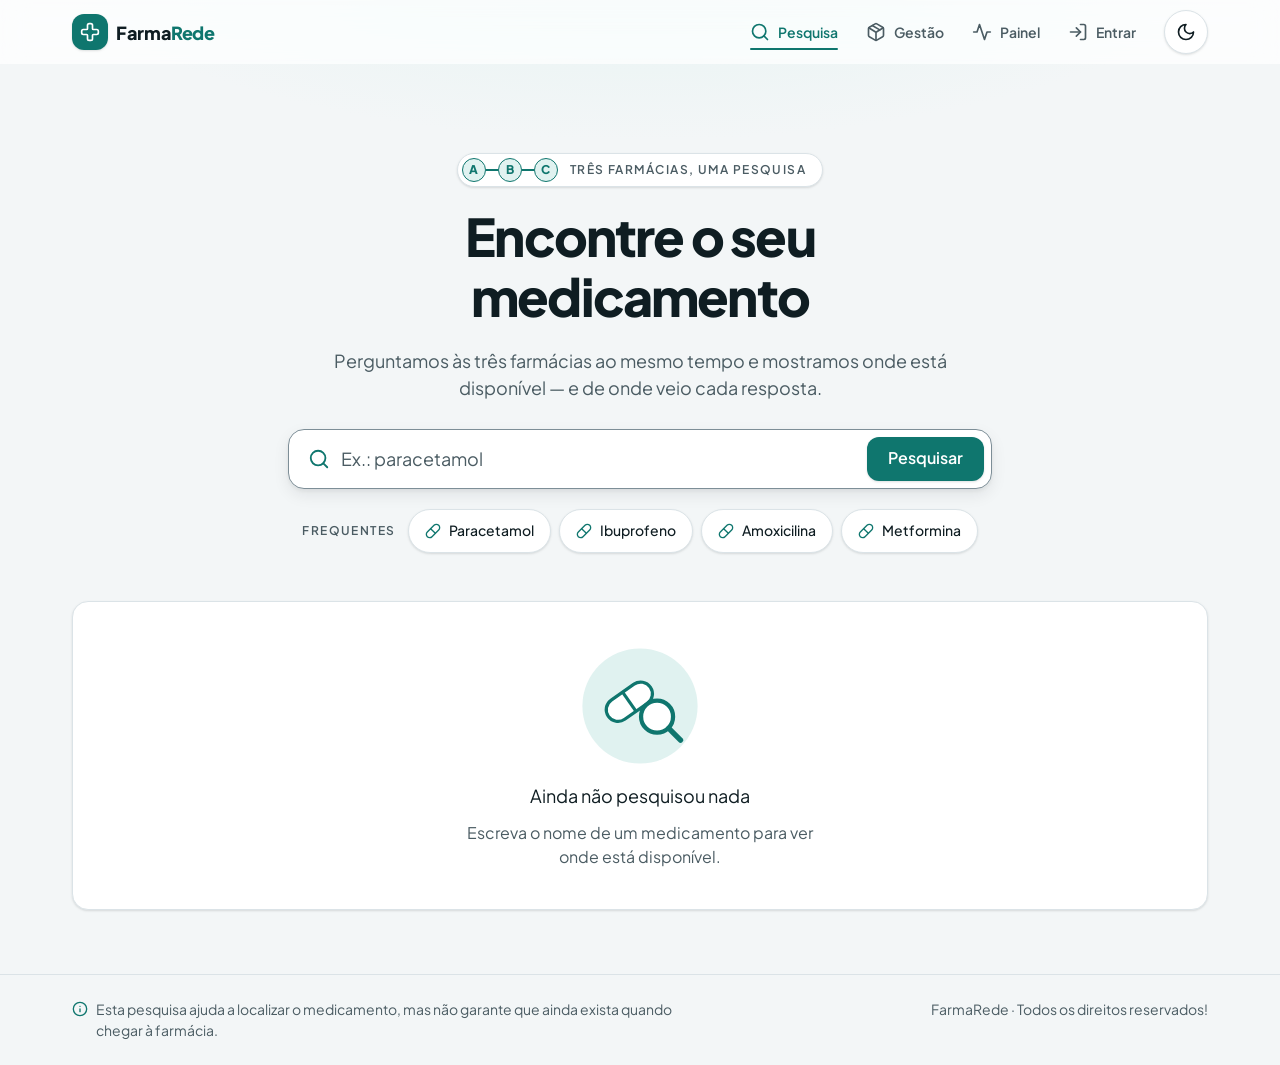
<file: frontend/index.html>
<!doctype html>
<html lang="pt">
  <head>
    <meta charset="utf-8" />
    <meta name="viewport" content="width=device-width, initial-scale=1" />
    <meta
      name="description"
      content="FarmaRede: veja em que farmácia o seu medicamento está disponível, com uma pesquisa às três farmácias ao mesmo tempo."
    />
    <meta name="theme-color" content="#f3f6f7" media="(prefers-color-scheme: light)" />
    <meta name="theme-color" content="#0b1316" media="(prefers-color-scheme: dark)" />
    <title>Pesquisa · FarmaRede</title>

    <!-- Aplica o tema antes de a página aparecer, para não «piscar» em branco no modo escuro. -->
    <script>
      {
        let tema = null;
        try {
          tema = localStorage.getItem('farmarede-tema');
        } catch {}
        if (!tema) tema = matchMedia('(prefers-color-scheme: dark)').matches ? 'escuro' : 'claro';
        document.documentElement.dataset.tema = tema;
      }
      // Transições entre páginas: uma transição interrompida não é um erro, e as redirecções
      // automáticas (ex.: sem sessão → login) mudam de página sem transição.
      for (const momento of ['pageswap', 'pagereveal']) {
        addEventListener(momento, (evento) => {
          let semTransicao = false;
          try {
            semTransicao = sessionStorage.getItem('farmarede-sem-transicao') === '1';
            // O aviso só vale para uma mudança de página: a página nova apaga-o sempre.
            if (momento === 'pagereveal') sessionStorage.removeItem('farmarede-sem-transicao');
          } catch {}
          const transicao = evento.viewTransition;
          if (!transicao) return;
          for (const promessa of [transicao.ready, transicao.finished, transicao.updateCallbackDone]) {
            promessa?.catch(() => {});
          }
          if (semTransicao) transicao.skipTransition();
        });
      }
    </script>

    <link rel="icon" href="favicon.svg" type="image/svg+xml" />
    <!-- A fonte é pedida já, em paralelo com o CSS (ver css/base/tipografia.css). -->
    <link rel="preload" href="fonts/plus-jakarta-sans-latin.woff2" as="font" type="font/woff2" crossorigin />
    <link rel="stylesheet" href="css/main.css" />
    <link rel="stylesheet" href="css/paginas/pesquisa.css" />
    <script type="module" src="js/paginas/pesquisa.js"></script>
  </head>

  <body>
    <a class="saltar" href="#conteudo">Saltar para o conteúdo</a>
    <!-- A marca aparece logo, sem esperar pelo JS; navegacao.js troca este bloco pelo cabeçalho completo. -->
    <div id="navegacao" class="cabecalho-lugar">
      <div class="contentor cabecalho__interior">
        <a class="marca" href="index.html" aria-label="FarmaRede — página inicial">
          <span class="marca__simbolo">
            <svg class="icone" viewBox="0 0 24 24" width="20" height="20" fill="none" stroke="currentColor" stroke-width="2" stroke-linecap="round" stroke-linejoin="round" aria-hidden="true" focusable="false"><path d="M4 9a2 2 0 0 0-2 2v2a2 2 0 0 0 2 2h4a1 1 0 0 1 1 1v4a2 2 0 0 0 2 2h2a2 2 0 0 0 2-2v-4a1 1 0 0 1 1-1h4a2 2 0 0 0 2-2v-2a2 2 0 0 0-2-2h-4a1 1 0 0 1-1-1V4a2 2 0 0 0-2-2h-2a2 2 0 0 0-2 2v4a1 1 0 0 1-1 1z"/></svg>
          </span>
          <span>Farma<span class="marca__realce">Rede</span></span>
        </a>
      </div>
    </div>

    <main id="conteudo" class="contentor pagina anim-entrar">
      <!-- Zona de destaque -->
      <section class="destaque" aria-labelledby="titulo-pesquisa">
        <div class="destaque__rede">
          <span class="rota" aria-hidden="true">
            <span class="rota__no">A</span>
            <span class="rota__ligacao"></span>
            <span class="rota__no">B</span>
            <span class="rota__ligacao"></span>
            <span class="rota__no">C</span>
          </span>
          <span class="sobretitulo">Três farmácias, uma pesquisa</span>
        </div>

        <h1 class="destaque__titulo" id="titulo-pesquisa">Encontre o seu medicamento</h1>
        <p class="destaque__subtitulo">
          Perguntamos às três farmácias ao mesmo tempo e mostramos onde está disponível — e de
          onde veio cada resposta.
        </p>

        <form class="campo-pesquisa campo-pesquisa--com-botao destaque__pesquisa" id="formulario-pesquisa" role="search">
          <label class="visualmente-oculto" for="campo-pesquisa">Nome do medicamento</label>
          <span class="campo-pesquisa__icone" data-icone="pesquisa" data-tamanho="22"></span>
          <input
            class="campo__entrada"
            id="campo-pesquisa"
            name="q"
            type="search"
            list="catalogo"
            placeholder="Ex.: paracetamol"
            autocomplete="off"
            enterkeyhint="search"
            required
          />
          <datalist id="catalogo"></datalist>
          <button type="submit" class="botao campo-pesquisa__botao">Pesquisar</button>
        </form>

        <div class="destaque__atalhos" id="atalhos">
          <span class="sobretitulo destaque__atalhos-rotulo">Frequentes</span>
          <button type="button" class="chip" data-pesquisa="Paracetamol">
            <span data-icone="comprimido" data-tamanho="16"></span>Paracetamol
          </button>
          <button type="button" class="chip" data-pesquisa="Ibuprofeno">
            <span data-icone="comprimido" data-tamanho="16"></span>Ibuprofeno
          </button>
          <button type="button" class="chip" data-pesquisa="Amoxicilina">
            <span data-icone="comprimido" data-tamanho="16"></span>Amoxicilina
          </button>
          <button type="button" class="chip" data-pesquisa="Metformina">
            <span data-icone="comprimido" data-tamanho="16"></span>Metformina
          </button>
        </div>
      </section>

      <!-- Resultados: desenhados por js/paginas/pesquisa.js -->
      <section class="resultados" aria-label="Resultados da pesquisa">
        <div id="zona-avisos"></div>
        <!-- Mesmo aspecto do estado vazio desenhado pelo JS, para a página não saltar. -->
        <div class="resultados__lista" id="lista-resultados">
          <div class="cartao estado-vazio">
            <!-- O mesmo desenho de icones.js («pesquisaVazia»), já no HTML para nada saltar. -->
            <svg class="estado-vazio__ilustracao" viewBox="0 0 120 120" width="120" height="120" fill="none" aria-hidden="true" focusable="false">
              <circle class="ilustracao__fundo" cx="60" cy="60" r="54"/>
              <g transform="rotate(-35 50 56)"><rect class="ilustracao__peca" x="26" y="45" width="48" height="22" rx="11" stroke="currentColor" stroke-width="3"/><path d="M50 45v22" stroke="currentColor" stroke-width="3"/></g>
              <circle class="ilustracao__peca" cx="76" cy="70" r="15" stroke="currentColor" stroke-width="4"/>
              <path d="m87 81 11 11" stroke="currentColor" stroke-width="5" stroke-linecap="round"/>
            </svg>
            <p class="estado-vazio__titulo">Ainda não pesquisou nada</p>
            <p class="estado-vazio__texto">
              Escreva o nome de um medicamento para ver onde está disponível.
            </p>
          </div>
        </div>
        <!-- Frase curta lida pelo leitor de ecrã a cada mudança («A pesquisar…», «Disponível em 2 de 3»). -->
        <p class="visualmente-oculto" id="anuncio" role="status" aria-live="polite"></p>
      </section>
    </main>

    <footer class="rodape">
      <div class="contentor rodape__interior">
        <p class="rodape__nota">
          <span data-icone="info" data-tamanho="16"></span>
          Esta pesquisa ajuda a localizar o medicamento, mas não garante que ainda exista quando
          chegar à farmácia.
        </p>
        <p>FarmaRede  · Todos os direitos reservados!</p>
      </div>
    </footer>

    <div class="notificacoes" id="notificacoes" role="status" aria-live="polite"></div>
  </body>
</html>
</file>
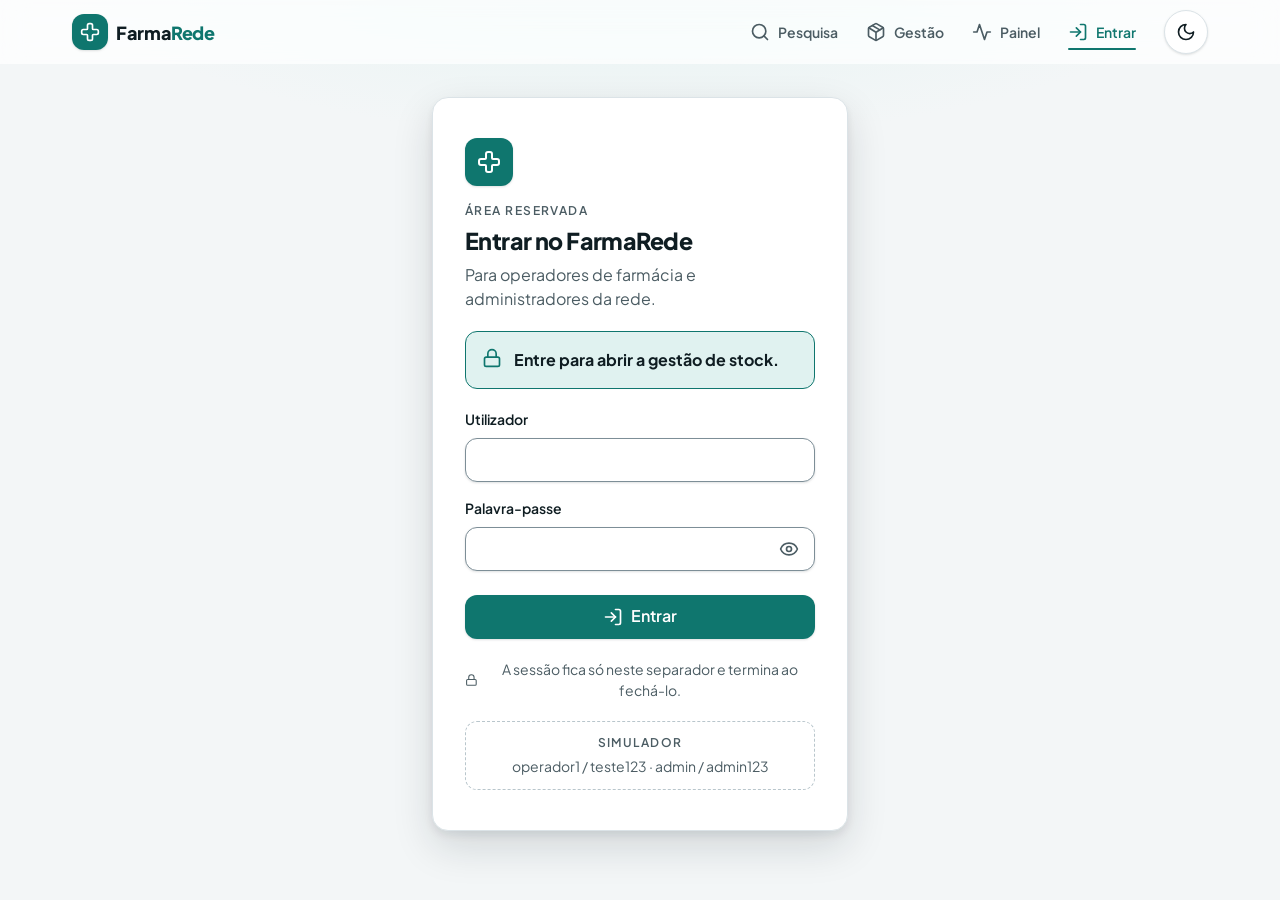
<file: frontend/gestao.html>
<!doctype html>
<html lang="pt">
  <head>
    <meta charset="utf-8" />
    <meta name="viewport" content="width=device-width, initial-scale=1" />
    <meta name="description" content="Gestão do stock da farmácia no FarmaRede (área reservada)." />
    <meta name="robots" content="noindex" />
    <meta name="theme-color" content="#f3f6f7" media="(prefers-color-scheme: light)" />
    <meta name="theme-color" content="#0b1316" media="(prefers-color-scheme: dark)" />
    <title>Gestão de stock · FarmaRede</title>

    <!-- Aplica o tema antes de a página aparecer, para não «piscar» em branco no modo escuro. -->
    <script>
      {
        let tema = null;
        try {
          tema = localStorage.getItem('farmarede-tema');
        } catch {}
        if (!tema) tema = matchMedia('(prefers-color-scheme: dark)').matches ? 'escuro' : 'claro';
        document.documentElement.dataset.tema = tema;
      }
      // Transições entre páginas: uma transição interrompida não é um erro, e as redirecções
      // automáticas (ex.: sem sessão → login) mudam de página sem transição.
      for (const momento of ['pageswap', 'pagereveal']) {
        addEventListener(momento, (evento) => {
          let semTransicao = false;
          try {
            semTransicao = sessionStorage.getItem('farmarede-sem-transicao') === '1';
            // O aviso só vale para uma mudança de página: a página nova apaga-o sempre.
            if (momento === 'pagereveal') sessionStorage.removeItem('farmarede-sem-transicao');
          } catch {}
          const transicao = evento.viewTransition;
          if (!transicao) return;
          for (const promessa of [transicao.ready, transicao.finished, transicao.updateCallbackDone]) {
            promessa?.catch(() => {});
          }
          if (semTransicao) transicao.skipTransition();
        });
      }
    </script>

    <link rel="icon" href="favicon.svg" type="image/svg+xml" />
    <!-- A fonte é pedida já, em paralelo com o CSS (ver css/base/tipografia.css). -->
    <link rel="preload" href="fonts/plus-jakarta-sans-latin.woff2" as="font" type="font/woff2" crossorigin />
    <link rel="stylesheet" href="css/main.css" />
    <link rel="stylesheet" href="css/paginas/gestao.css" />
    <script type="module" src="js/paginas/gestao.js"></script>
  </head>

  <body>
    <a class="saltar" href="#conteudo">Saltar para o conteúdo</a>
    <!-- A marca aparece logo, sem esperar pelo JS; navegacao.js troca este bloco pelo cabeçalho completo. -->
    <div id="navegacao" class="cabecalho-lugar">
      <div class="contentor cabecalho__interior">
        <a class="marca" href="index.html" aria-label="FarmaRede — página inicial">
          <span class="marca__simbolo">
            <svg class="icone" viewBox="0 0 24 24" width="20" height="20" fill="none" stroke="currentColor" stroke-width="2" stroke-linecap="round" stroke-linejoin="round" aria-hidden="true" focusable="false"><path d="M4 9a2 2 0 0 0-2 2v2a2 2 0 0 0 2 2h4a1 1 0 0 1 1 1v4a2 2 0 0 0 2 2h2a2 2 0 0 0 2-2v-4a1 1 0 0 1 1-1h4a2 2 0 0 0 2-2v-2a2 2 0 0 0-2-2h-4a1 1 0 0 1-1-1V4a2 2 0 0 0-2-2h-2a2 2 0 0 0-2 2v4a1 1 0 0 1-1 1z"/></svg>
          </span>
          <span>Farma<span class="marca__realce">Rede</span></span>
        </a>
      </div>
    </div>

    <main id="conteudo" class="contentor pagina anim-entrar">
      <!-- Faixa «só de leitura» (Fase 6) -->
      <div id="faixa-estado" aria-live="polite"></div>

      <header class="gestao__cabecalho">
        <div class="pilha">
          <p class="sobretitulo">Gestão de stock</p>
          <h1 id="titulo-gestao">A carregar a farmácia…</h1>
          <div class="gestao__meta" id="meta-gestao" aria-busy="true">
            <span class="esqueleto esqueleto--etiqueta" aria-hidden="true"></span>
            <span class="esqueleto esqueleto--etiqueta" aria-hidden="true"></span>
          </div>
        </div>
        <!-- Só para o administrador: escolher a farmácia a gerir. -->
        <div id="escolha-farmacia"></div>
      </header>

      <section class="seccao" aria-labelledby="titulo-stock">
        <h2 class="visualmente-oculto" id="titulo-stock">Medicamentos em stock</h2>
        <div id="zona-avisos" aria-live="polite"></div>

        <div class="tabela-contentor">
          <table class="tabela">
            <caption class="visualmente-oculto">Stock da farmácia</caption>
            <thead>
              <tr>
                <th scope="col">Medicamento</th>
                <th scope="col" class="tabela__numero">Quantidade</th>
                <th scope="col">Versão</th>
                <th scope="col" class="tabela__accoes"><span class="visualmente-oculto">Acções</span></th>
              </tr>
            </thead>
            <!-- Linhas-esqueleto enquanto o stock não chega (substituídas na Fase 6). -->
            <tbody id="linhas-stock" aria-busy="true">
              <tr class="tabela__linha" aria-hidden="true">
                <td class="tabela__nome"><span class="esqueleto esqueleto--texto esqueleto--medio"></span></td>
                <td class="tabela__numero"><span class="esqueleto esqueleto--texto"></span></td>
                <td><span class="esqueleto esqueleto--texto esqueleto--curto"></span></td>
                <td class="tabela__accoes"><span class="esqueleto esqueleto--etiqueta"></span></td>
              </tr>
              <tr class="tabela__linha" aria-hidden="true">
                <td class="tabela__nome"><span class="esqueleto esqueleto--texto"></span></td>
                <td class="tabela__numero"><span class="esqueleto esqueleto--texto"></span></td>
                <td><span class="esqueleto esqueleto--texto esqueleto--curto"></span></td>
                <td class="tabela__accoes"><span class="esqueleto esqueleto--etiqueta"></span></td>
              </tr>
              <tr class="tabela__linha" aria-hidden="true">
                <td class="tabela__nome"><span class="esqueleto esqueleto--texto esqueleto--medio"></span></td>
                <td class="tabela__numero"><span class="esqueleto esqueleto--texto"></span></td>
                <td><span class="esqueleto esqueleto--texto esqueleto--curto"></span></td>
                <td class="tabela__accoes"><span class="esqueleto esqueleto--etiqueta"></span></td>
              </tr>
            </tbody>
          </table>
        </div>
      </section>
    </main>

    <div class="notificacoes" id="notificacoes" role="status" aria-live="polite"></div>
  </body>
</html>
</file>
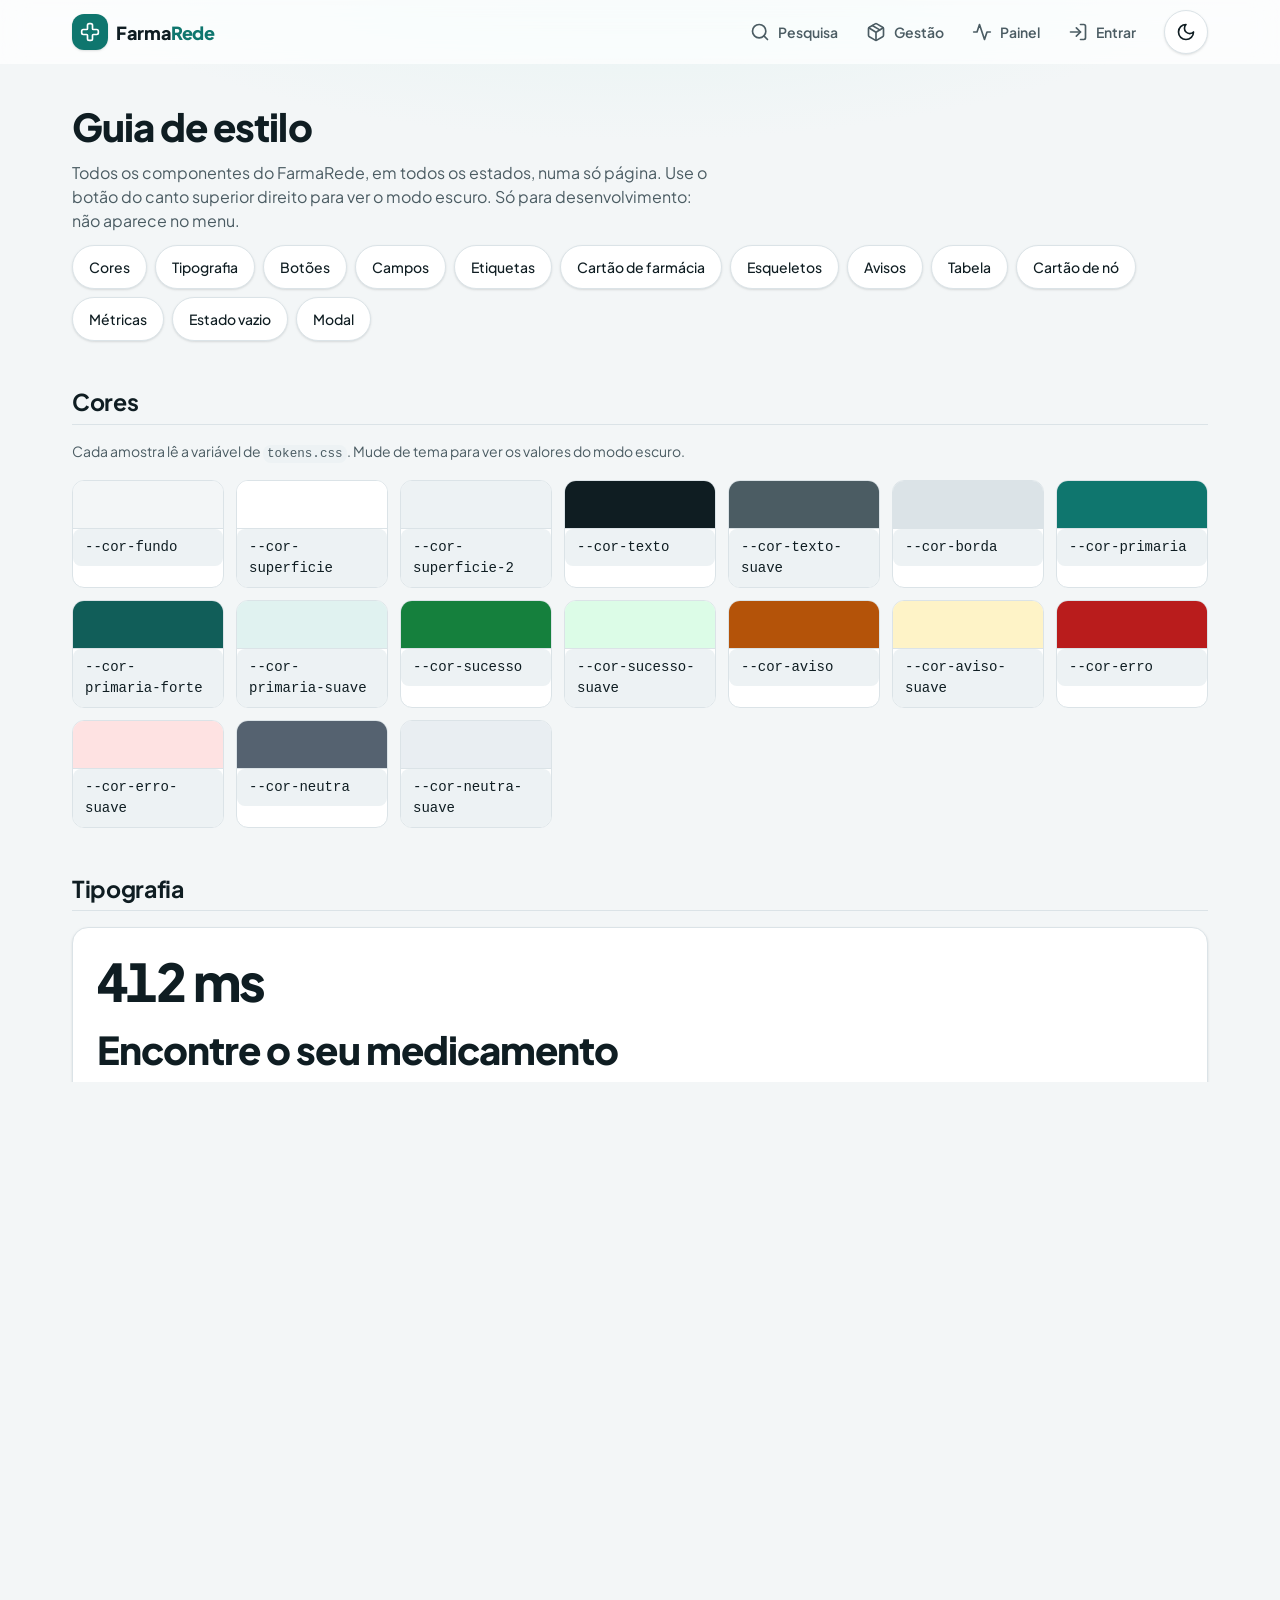
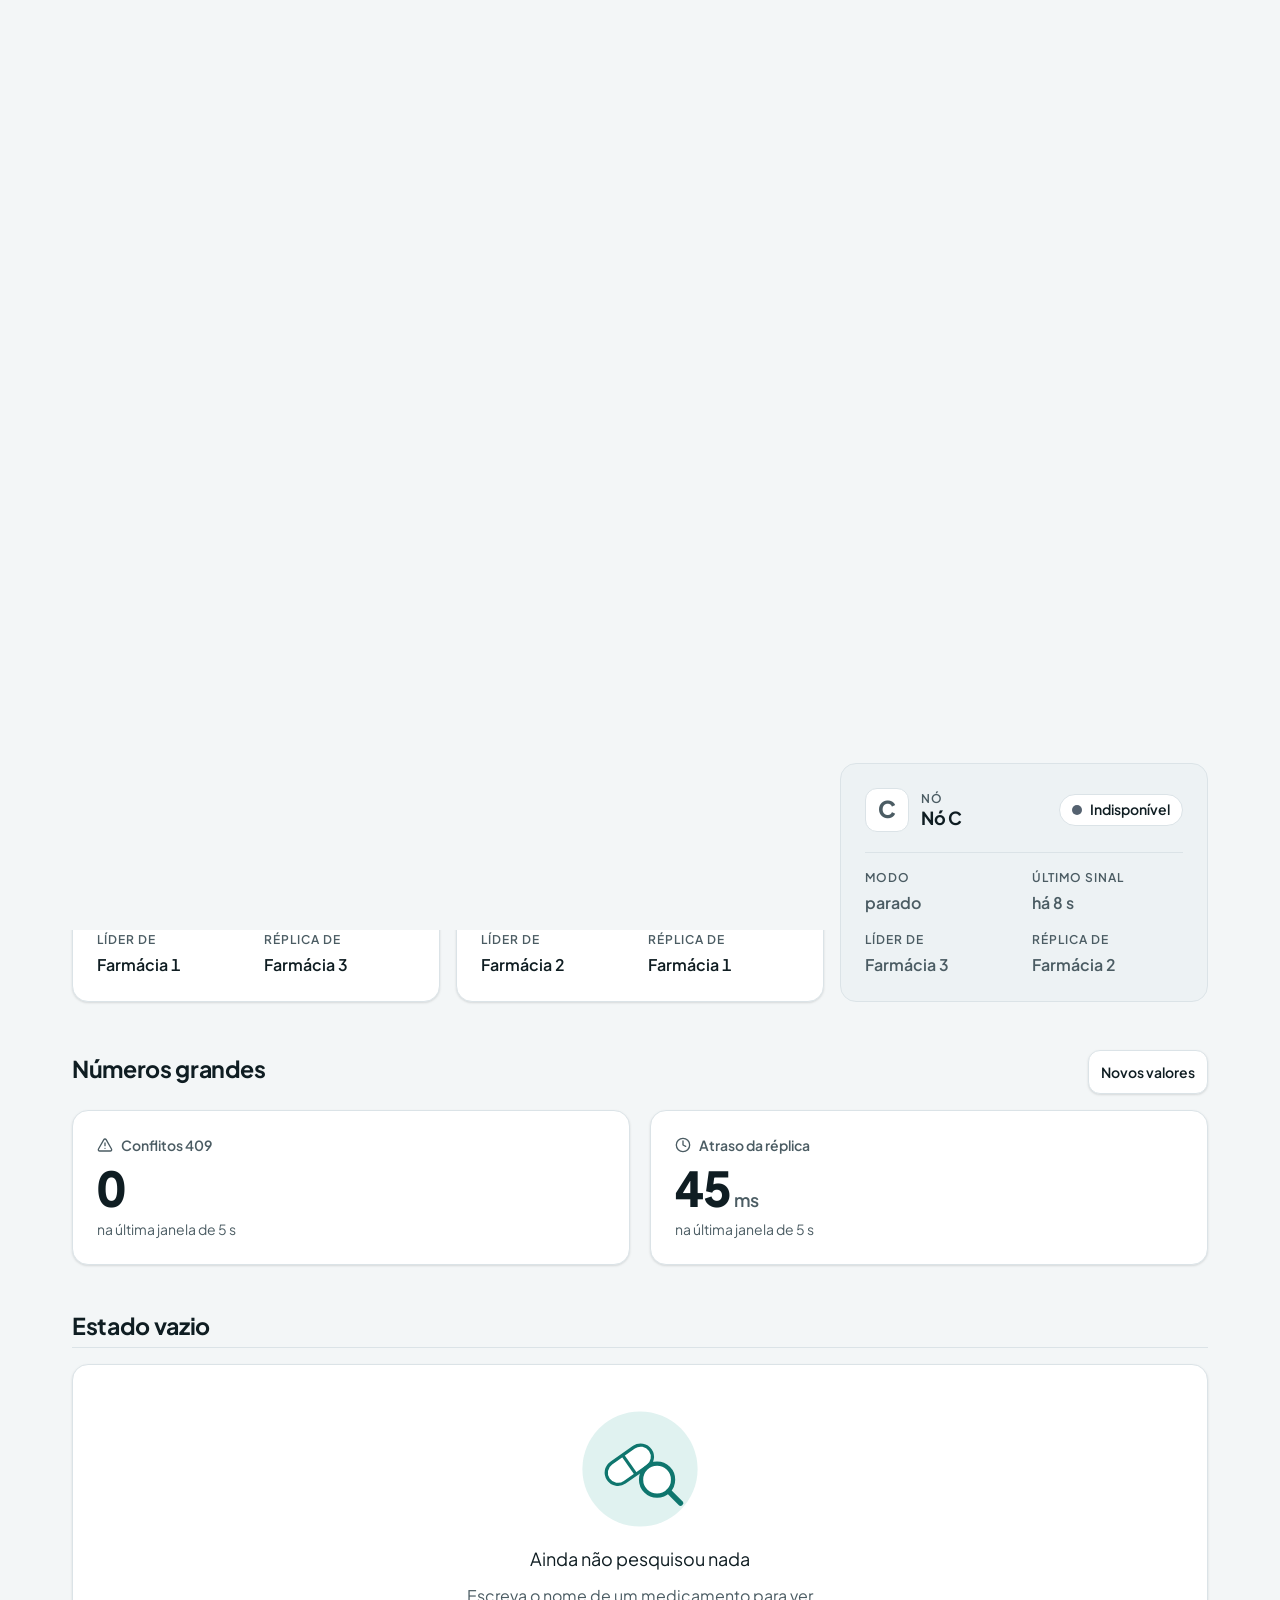
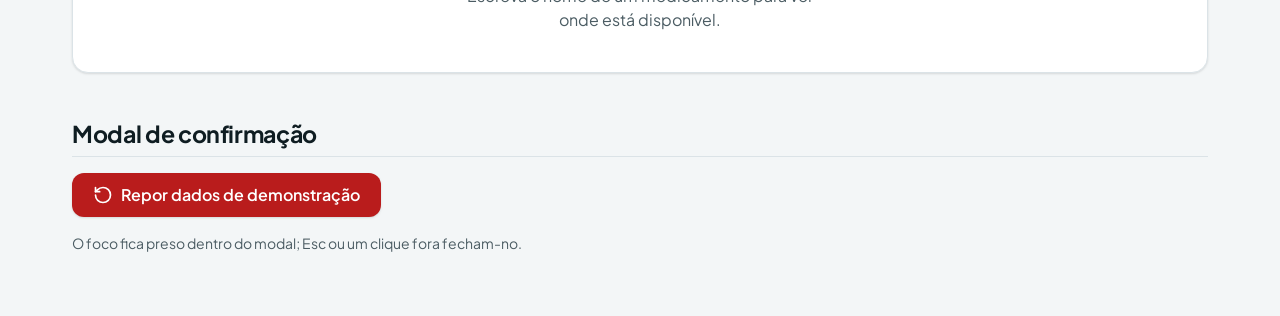
<file: frontend/guia.html>
<!doctype html>
<html lang="pt">
  <head>
    <meta charset="utf-8" />
    <meta name="viewport" content="width=device-width, initial-scale=1" />
    <meta name="robots" content="noindex" />
    <meta name="description" content="Guia de estilo do FarmaRede: todos os componentes e estados." />
    <meta name="theme-color" content="#f3f6f7" media="(prefers-color-scheme: light)" />
    <meta name="theme-color" content="#0b1316" media="(prefers-color-scheme: dark)" />
    <title>Guia de estilo · FarmaRede</title>

    <!-- Aplica o tema antes de a página aparecer, para não «piscar» em branco no modo escuro. -->
    <script>
      {
        let tema = null;
        try {
          tema = localStorage.getItem('farmarede-tema');
        } catch {}
        if (!tema) tema = matchMedia('(prefers-color-scheme: dark)').matches ? 'escuro' : 'claro';
        document.documentElement.dataset.tema = tema;
      }
      // Transições entre páginas: uma transição interrompida não é um erro, e as redirecções
      // automáticas (ex.: sem sessão → login) mudam de página sem transição.
      for (const momento of ['pageswap', 'pagereveal']) {
        addEventListener(momento, (evento) => {
          let semTransicao = false;
          try {
            semTransicao = sessionStorage.getItem('farmarede-sem-transicao') === '1';
            // O aviso só vale para uma mudança de página: a página nova apaga-o sempre.
            if (momento === 'pagereveal') sessionStorage.removeItem('farmarede-sem-transicao');
          } catch {}
          const transicao = evento.viewTransition;
          if (!transicao) return;
          for (const promessa of [transicao.ready, transicao.finished, transicao.updateCallbackDone]) {
            promessa?.catch(() => {});
          }
          if (semTransicao) transicao.skipTransition();
        });
      }
    </script>

    <link rel="icon" href="favicon.svg" type="image/svg+xml" />
    <!-- A fonte é pedida já, em paralelo com o CSS (ver css/base/tipografia.css). -->
    <link rel="preload" href="fonts/plus-jakarta-sans-latin.woff2" as="font" type="font/woff2" crossorigin />
    <link rel="stylesheet" href="css/main.css" />
    <link rel="stylesheet" href="css/paginas/guia.css" />
    <script type="module" src="js/paginas/guia.js"></script>
  </head>

  <body>
    <a class="saltar" href="#conteudo">Saltar para o conteúdo</a>
    <!-- A marca aparece logo, sem esperar pelo JS; navegacao.js troca este bloco pelo cabeçalho completo. -->
    <div id="navegacao" class="cabecalho-lugar">
      <div class="contentor cabecalho__interior">
        <a class="marca" href="index.html" aria-label="FarmaRede — página inicial">
          <span class="marca__simbolo">
            <svg class="icone" viewBox="0 0 24 24" width="20" height="20" fill="none" stroke="currentColor" stroke-width="2" stroke-linecap="round" stroke-linejoin="round" aria-hidden="true" focusable="false"><path d="M4 9a2 2 0 0 0-2 2v2a2 2 0 0 0 2 2h4a1 1 0 0 1 1 1v4a2 2 0 0 0 2 2h2a2 2 0 0 0 2-2v-4a1 1 0 0 1 1-1h4a2 2 0 0 0 2-2v-2a2 2 0 0 0-2-2h-4a1 1 0 0 1-1-1V4a2 2 0 0 0-2-2h-2a2 2 0 0 0-2 2v4a1 1 0 0 1-1 1z"/></svg>
          </span>
          <span>Farma<span class="marca__realce">Rede</span></span>
        </a>
      </div>
    </div>

    <main class="contentor pagina anim-entrar" id="conteudo">
      <!-- ============================== Topo ============================== -->
      <section class="guia__topo" aria-labelledby="titulo-guia">
        <h1 id="titulo-guia">Guia de estilo</h1>
        <p class="seccao__subtitulo">
          Todos os componentes do FarmaRede, em todos os estados, numa só página. Use o botão do
          canto superior direito para ver o modo escuro. Só para desenvolvimento: não aparece no
          menu.
        </p>
        <nav class="guia__indice" aria-label="Secções do guia">
          <a class="chip" href="#cores">Cores</a>
          <a class="chip" href="#tipografia">Tipografia</a>
          <a class="chip" href="#botoes">Botões</a>
          <a class="chip" href="#campos">Campos</a>
          <a class="chip" href="#etiquetas">Etiquetas</a>
          <a class="chip" href="#farmacias">Cartão de farmácia</a>
          <a class="chip" href="#esqueletos">Esqueletos</a>
          <a class="chip" href="#avisos">Avisos</a>
          <a class="chip" href="#tabela">Tabela</a>
          <a class="chip" href="#nos">Cartão de nó</a>
          <a class="chip" href="#metricas">Métricas</a>
          <a class="chip" href="#vazio">Estado vazio</a>
          <a class="chip" href="#modal">Modal</a>
        </nav>
      </section>

      <!-- ============================== Cores ============================== -->
      <section class="seccao guia__seccao" id="cores" aria-labelledby="titulo-cores">
        <h2 id="titulo-cores">Cores</h2>
        <p class="guia__nota">
          Cada amostra lê a variável de <code>tokens.css</code>. Mude de tema para ver os valores
          do modo escuro.
        </p>
        <div class="guia__cores" id="amostras-cor"></div>
      </section>

      <!-- ============================== Tipografia ============================== -->
      <section class="seccao guia__seccao" id="tipografia" aria-labelledby="titulo-tipografia">
        <h2 id="titulo-tipografia">Tipografia</h2>
        <div class="cartao guia__tipos">
          <p class="texto-destaque numeros-tabulares">412 ms</p>
          <p class="guia__titulo-amostra">Encontre o seu medicamento</p>
          <h3>Título de cartão — Farmácia 1</h3>
          <p>
            Texto normal. A pesquisa pergunta às três farmácias ao mesmo tempo e mostra de onde
            veio cada resposta.
          </p>
          <p class="texto-suave">Texto secundário em cinzento, para informação de apoio.</p>
          <p><small>Texto pequeno: «Coordenado pelo nó B · 412 ms».</small></p>
          <p><a href="#conteudo">Ligação de exemplo</a> e <code>codigo</code> no meio do texto.</p>
        </div>
      </section>

      <!-- ============================== Botões ============================== -->
      <section class="seccao guia__seccao" id="botoes" aria-labelledby="titulo-botoes">
        <h2 id="titulo-botoes">Botões</h2>
        <div class="grelha">
          <div class="guia__amostra">
            <p class="guia__legenda">Variantes</p>
            <div class="fila">
              <button type="button" class="botao"><span data-icone="pesquisa"></span>Pesquisar</button>
              <button type="button" class="botao botao--secundario">Cancelar</button>
              <button type="button" class="botao botao--fantasma">
                <span data-icone="recarregar"></span>Recarregar
              </button>
              <button type="button" class="botao botao--perigo">
                <span data-icone="repor"></span>Repor
              </button>
            </div>
          </div>
          <div class="guia__amostra">
            <p class="guia__legenda">Estados e formas</p>
            <div class="fila">
              <button type="button" class="botao" id="botao-carregar">Entrar</button>
              <button type="button" class="botao" disabled>Desactivado</button>
              <button type="button" class="botao botao--secundario botao--icone" aria-label="Editar">
                <span data-icone="editar"></span>
              </button>
              <button type="button" class="botao botao--secundario botao--pequeno">
                <span data-icone="editar" data-tamanho="16"></span>Editar
              </button>
            </div>
            <p class="guia__nota">Carregue em «Entrar» para ver o estado «a carregar».</p>
          </div>
          <div class="guia__amostra">
            <p class="guia__legenda">Chips de atalho</p>
            <div class="fila">
              <button type="button" class="chip"><span data-icone="comprimido" data-tamanho="16"></span>Paracetamol</button>
              <button type="button" class="chip"><span data-icone="comprimido" data-tamanho="16"></span>Ibuprofeno</button>
              <button type="button" class="chip" aria-pressed="true"><span data-icone="comprimido" data-tamanho="16"></span>Amoxicilina</button>
              <button type="button" class="chip"><span data-icone="comprimido" data-tamanho="16"></span>Metformina</button>
            </div>
          </div>
        </div>
      </section>

      <!-- ============================== Campos ============================== -->
      <section class="seccao guia__seccao" id="campos" aria-labelledby="titulo-campos">
        <h2 id="titulo-campos">Campos</h2>

        <div class="guia__amostra">
          <p class="guia__legenda">Pesquisa grande (com sugestões)</p>
          <form class="campo-pesquisa campo-pesquisa--com-botao" role="search" id="guia-form-pesquisa">
            <label class="visualmente-oculto" for="guia-pesquisa">Nome do medicamento</label>
            <span class="campo-pesquisa__icone" data-icone="pesquisa" data-tamanho="22"></span>
            <input
              class="campo__entrada"
              id="guia-pesquisa"
              type="search"
              list="guia-catalogo"
              placeholder="Ex.: paracetamol"
              autocomplete="off"
            />
            <datalist id="guia-catalogo">
              <option value="Paracetamol"></option>
              <option value="Ibuprofeno"></option>
              <option value="Amoxicilina"></option>
              <option value="Metformina"></option>
            </datalist>
            <button type="submit" class="botao campo-pesquisa__botao">Pesquisar</button>
          </form>
        </div>

        <form class="grelha" id="guia-form-campos" novalidate>
          <div class="campo">
            <label class="campo__rotulo" for="guia-utilizador">Utilizador</label>
            <input class="campo__entrada" id="guia-utilizador" type="text" autocomplete="off" placeholder="operador1" aria-describedby="guia-utilizador-ajuda" />
            <p class="campo__ajuda" id="guia-utilizador-ajuda">O nome que recebeu do administrador.</p>
          </div>

          <div class="campo">
            <label class="campo__rotulo" for="guia-palavra">Palavra-passe</label>
            <div class="campo__grupo">
              <input class="campo__entrada" id="guia-palavra" type="password" autocomplete="off" value="teste123" />
              <button
                type="button"
                class="campo__botao-interno"
                id="mostrar-palavra"
                aria-label="Mostrar palavra-passe"
                aria-pressed="false"
                aria-controls="guia-palavra"
              >
                <span data-icone="olho"></span>
              </button>
            </div>
          </div>

          <div class="campo">
            <label class="campo__rotulo" for="guia-quantidade">Quantidade (com erro)</label>
            <input
              class="campo__entrada"
              id="guia-quantidade"
              type="text"
              inputmode="numeric"
              value="-3"
              aria-invalid="true"
              aria-describedby="guia-quantidade-erro"
            />
            <p class="campo__erro" id="guia-quantidade-erro">
              <span data-icone="circuloX" data-tamanho="16"></span>
              A quantidade tem de ser um número inteiro igual ou maior que 0.
            </p>
          </div>

          <div class="campo">
            <label class="campo__rotulo" for="guia-algoritmo">Algoritmo do balanceador</label>
            <select class="campo__entrada" id="guia-algoritmo">
              <option>Round-robin</option>
              <option>Menos ligações</option>
              <option>Round-robin com pesos</option>
            </select>
          </div>

          <div class="campo">
            <label class="campo__rotulo" for="guia-desactivado">Campo desactivado</label>
            <input class="campo__entrada" id="guia-desactivado" type="text" value="Só de leitura" disabled />
          </div>

          <div class="campo">
            <span class="campo__rotulo" id="guia-passos-rotulo">Número com − e +</span>
            <div class="passos" data-passos>
              <button type="button" class="passos__botao" data-passo="-1" aria-label="Diminuir">
                <span data-icone="menos"></span>
              </button>
              <input class="passos__entrada" type="number" inputmode="numeric" min="0" step="1" value="12" aria-labelledby="guia-passos-rotulo" />
              <button type="button" class="passos__botao" data-passo="1" aria-label="Aumentar">
                <span data-icone="mais"></span>
              </button>
            </div>
          </div>
        </form>
      </section>

      <!-- ============================== Etiquetas ============================== -->
      <section class="seccao guia__seccao" id="etiquetas" aria-labelledby="titulo-etiquetas">
        <h2 id="titulo-etiquetas">Etiquetas</h2>
        <div class="fila">
          <span class="etiqueta etiqueta--lider"><span data-icone="coroa" data-tamanho="14"></span>líder</span>
          <span class="etiqueta etiqueta--replica"><span data-icone="copia" data-tamanho="14"></span>réplica — pode estar desactualizado</span>
          <span class="etiqueta etiqueta--indisponivel"><span data-icone="semLigacao" data-tamanho="14"></span>sem resposta</span>
          <span class="etiqueta etiqueta--erro"><span data-icone="alerta" data-tamanho="14"></span>conflito</span>
          <span class="etiqueta etiqueta--primaria"><span data-icone="servidor" data-tamanho="14"></span>nó B</span>
          <span class="etiqueta etiqueta--contorno">v4</span>
        </div>
      </section>

      <!-- ============================== Cartão de farmácia ============================== -->
      <section class="seccao guia__seccao" id="farmacias" aria-labelledby="titulo-farmacias">
        <div class="seccao__cabecalho">
          <h2 id="titulo-farmacias">Cartão de farmácia — os seis estados</h2>
          <button type="button" class="botao botao--secundario botao--pequeno" id="repetir-cascata">
            <span data-icone="recarregar" data-tamanho="16"></span>Repetir entrada em cascata
          </button>
        </div>

        <div class="grelha-3" id="cartoes-farmacia">
          <!-- 1. Líder, disponível -->
          <article class="cartao cartao-farmacia" data-estado="disponivel" data-origem="lider">
            <header class="cartao-farmacia__cabecalho">
              <div>
                <p class="cartao-farmacia__sobretitulo">Paracetamol 500 mg</p>
                <h3 class="cartao-farmacia__titulo">Farmácia 1</h3>
              </div>
              <span class="cartao-farmacia__indice" aria-hidden="true">01</span>
            </header>
            <p class="cartao-farmacia__estado"><span class="indicador"></span>Disponível</p>
            <footer class="cartao-farmacia__rodape">
              <div class="rota" role="img" aria-label="Respondeu o líder, nó A">
                <span class="rota__rotulo">Rota</span>
                <span class="rota__no" data-estado="lider" data-papel="respondeu">A</span>
                <span class="rota__ligacao"></span>
                <span class="rota__no">B</span>
              </div>
              <span class="etiqueta etiqueta--lider"><span data-icone="coroa" data-tamanho="14"></span>líder</span>
            </footer>
          </article>

          <!-- 2. Líder, sem stock -->
          <article class="cartao cartao-farmacia" data-estado="sem-stock" data-origem="lider">
            <header class="cartao-farmacia__cabecalho">
              <div>
                <p class="cartao-farmacia__sobretitulo">Paracetamol 500 mg</p>
                <h3 class="cartao-farmacia__titulo">Farmácia 2</h3>
              </div>
              <span class="cartao-farmacia__indice" aria-hidden="true">02</span>
            </header>
            <p class="cartao-farmacia__estado"><span class="indicador"></span>Sem stock</p>
            <footer class="cartao-farmacia__rodape">
              <div class="rota" role="img" aria-label="Respondeu o líder, nó B">
                <span class="rota__rotulo">Rota</span>
                <span class="rota__no" data-estado="lider" data-papel="respondeu">B</span>
                <span class="rota__ligacao"></span>
                <span class="rota__no">C</span>
              </div>
              <span class="etiqueta etiqueta--lider"><span data-icone="coroa" data-tamanho="14"></span>líder</span>
            </footer>
          </article>

          <!-- 3. Réplica, disponível -->
          <article class="cartao cartao-farmacia" data-estado="disponivel" data-origem="replica">
            <header class="cartao-farmacia__cabecalho">
              <div>
                <p class="cartao-farmacia__sobretitulo">Paracetamol 500 mg</p>
                <h3 class="cartao-farmacia__titulo">Farmácia 3</h3>
              </div>
              <span class="cartao-farmacia__indice" aria-hidden="true">03</span>
            </header>
            <p class="cartao-farmacia__estado"><span class="indicador"></span>Disponível</p>
            <footer class="cartao-farmacia__rodape">
              <div class="rota" role="img" aria-label="O líder, nó C, não respondeu; respondeu a réplica, nó A">
                <span class="rota__rotulo">Rota</span>
                <span class="rota__no" data-papel="falhou">C</span>
                <span class="rota__ligacao rota__ligacao--percorrida"></span>
                <span class="rota__no" data-estado="replica" data-papel="respondeu">A</span>
              </div>
              <span class="etiqueta etiqueta--replica"><span data-icone="copia" data-tamanho="14"></span>réplica — pode estar desactualizado</span>
            </footer>
          </article>

          <!-- 4. Réplica, sem stock -->
          <article class="cartao cartao-farmacia" data-estado="sem-stock" data-origem="replica">
            <header class="cartao-farmacia__cabecalho">
              <div>
                <p class="cartao-farmacia__sobretitulo">Paracetamol 500 mg</p>
                <h3 class="cartao-farmacia__titulo">Farmácia 1</h3>
              </div>
              <span class="cartao-farmacia__indice" aria-hidden="true">01</span>
            </header>
            <p class="cartao-farmacia__estado"><span class="indicador"></span>Sem stock</p>
            <footer class="cartao-farmacia__rodape">
              <div class="rota" role="img" aria-label="O líder, nó A, não respondeu; respondeu a réplica, nó B">
                <span class="rota__rotulo">Rota</span>
                <span class="rota__no" data-papel="falhou">A</span>
                <span class="rota__ligacao rota__ligacao--percorrida"></span>
                <span class="rota__no" data-estado="replica" data-papel="respondeu">B</span>
              </div>
              <span class="etiqueta etiqueta--replica"><span data-icone="copia" data-tamanho="14"></span>réplica — pode estar desactualizado</span>
            </footer>
          </article>

          <!-- 5. Indisponível (nunca «sem stock») -->
          <article class="cartao cartao-farmacia" data-estado="indisponivel" data-origem="indisponivel">
            <header class="cartao-farmacia__cabecalho">
              <div>
                <p class="cartao-farmacia__sobretitulo">Paracetamol 500 mg</p>
                <h3 class="cartao-farmacia__titulo">Farmácia 2</h3>
              </div>
              <span class="cartao-farmacia__indice" aria-hidden="true">02</span>
            </header>
            <p class="cartao-farmacia__estado"><span class="indicador"></span>Não foi possível consultar</p>
            <footer class="cartao-farmacia__rodape">
              <div class="rota" role="img" aria-label="Nem o líder, nó B, nem a réplica, nó C, responderam">
                <span class="rota__rotulo">Rota</span>
                <span class="rota__no" data-papel="falhou">B</span>
                <span class="rota__ligacao"></span>
                <span class="rota__no" data-papel="falhou">C</span>
              </div>
              <span class="etiqueta etiqueta--indisponivel"><span data-icone="semLigacao" data-tamanho="14"></span>sem resposta</span>
            </footer>
          </article>

          <!-- 6. A carregar (esqueleto) -->
          <article class="cartao cartao-farmacia cartao-farmacia--esqueleto" aria-busy="true">
            <span class="visualmente-oculto">A consultar a farmácia…</span>
            <div class="cartao-farmacia__cabecalho" aria-hidden="true">
              <div class="pilha">
                <span class="esqueleto esqueleto--texto esqueleto--rotulo"></span>
                <span class="esqueleto esqueleto--titulo"></span>
              </div>
              <span class="esqueleto esqueleto--quadrado"></span>
            </div>
            <span class="esqueleto esqueleto--titulo" aria-hidden="true"></span>
            <div class="cartao-farmacia__rodape" aria-hidden="true">
              <span class="esqueleto esqueleto--rota"></span>
              <span class="esqueleto esqueleto--etiqueta"></span>
            </div>
          </article>
        </div>
      </section>

      <!-- ============================== Esqueletos ============================== -->
      <section class="seccao guia__seccao" id="esqueletos" aria-labelledby="titulo-esqueletos">
        <h2 id="titulo-esqueletos">Esqueletos</h2>
        <div class="cartao pilha" aria-busy="true">
          <span class="visualmente-oculto">A carregar…</span>
          <span class="esqueleto esqueleto--titulo" aria-hidden="true"></span>
          <span class="esqueleto esqueleto--texto" aria-hidden="true"></span>
          <span class="esqueleto esqueleto--texto esqueleto--medio" aria-hidden="true"></span>
          <span class="esqueleto esqueleto--texto esqueleto--curto" aria-hidden="true"></span>
        </div>
      </section>

      <!-- ============================== Avisos ============================== -->
      <section class="seccao guia__seccao" id="avisos" aria-labelledby="titulo-avisos">
        <div class="seccao__cabecalho">
          <h2 id="titulo-avisos">Avisos e notificações</h2>
          <div class="fila">
            <button type="button" class="botao botao--secundario botao--pequeno" id="mostrar-notificacao">
              Mostrar notificação
            </button>
            <button type="button" class="botao botao--secundario botao--pequeno" id="mostrar-notificacao-erro">
              Notificação de erro
            </button>
          </div>
        </div>

        <div class="aviso aviso--faixa aviso--aviso" role="status">
          <span class="aviso__icone" data-icone="cadeado"></span>
          <div class="aviso__corpo">
            <p class="aviso__texto"><strong>Esta farmácia está só de leitura:</strong> o seu nó líder não responde.</p>
          </div>
        </div>

        <div class="grelha">
          <div class="aviso aviso--erro">
            <span class="aviso__icone" data-icone="semLigacao"></span>
            <div class="aviso__corpo">
              <p class="aviso__titulo">Não foi possível pesquisar agora. Tente de novo.</p>
              <div class="aviso__accoes">
                <button type="button" class="botao botao--secundario botao--pequeno">
                  <span data-icone="recarregar" data-tamanho="16"></span>Tentar de novo
                </button>
              </div>
            </div>
          </div>

          <div class="aviso aviso--erro" id="aviso-409">
            <span class="aviso__icone" data-icone="alerta"></span>
            <div class="aviso__corpo">
              <p class="aviso__titulo">Outra pessoa alterou este medicamento.</p>
              <p class="aviso__texto">Valor actual: 9.</p>
              <div class="aviso__accoes">
                <button type="button" class="botao botao--secundario botao--pequeno">
                  <span data-icone="recarregar" data-tamanho="16"></span>Recarregar
                </button>
                <button type="button" class="botao botao--fantasma botao--pequeno" id="abanar-409">
                  Ver o abanão
                </button>
              </div>
            </div>
          </div>

          <div class="aviso aviso--aviso">
            <span class="aviso__icone" data-icone="relogio"></span>
            <div class="aviso__corpo">
              <p class="aviso__titulo">O servidor pode estar a arrancar.</p>
              <p class="aviso__texto">Pode demorar até 1 minuto.</p>
            </div>
          </div>

          <div class="aviso">
            <span class="aviso__icone" data-icone="info"></span>
            <div class="aviso__corpo">
              <p class="aviso__texto">
                Esta pesquisa ajuda a localizar o medicamento, mas não garante que ainda exista
                quando chegar à farmácia.
              </p>
            </div>
          </div>

          <div class="aviso aviso--sucesso">
            <span class="aviso__icone" data-icone="circuloCerto"></span>
            <div class="aviso__corpo">
              <p class="aviso__titulo">Gravado.</p>
            </div>
          </div>
        </div>
      </section>

      <!-- ============================== Tabela ============================== -->
      <section class="seccao guia__seccao" id="tabela" aria-labelledby="titulo-tabela">
        <div class="seccao__cabecalho">
          <h2 id="titulo-tabela">Tabela de stock</h2>
          <button type="button" class="botao botao--secundario botao--pequeno" id="simular-gravacao">
            Simular gravação
          </button>
        </div>
        <p class="guia__nota">Abaixo de 768 px cada linha passa a ser um cartão.</p>

        <div class="tabela-contentor">
          <table class="tabela">
            <caption class="visualmente-oculto">Stock da Farmácia 1</caption>
            <thead>
              <tr>
                <th scope="col">Medicamento</th>
                <th scope="col" class="tabela__numero">Quantidade</th>
                <th scope="col">Versão</th>
                <th scope="col" class="tabela__accoes"><span class="visualmente-oculto">Acções</span></th>
              </tr>
            </thead>
            <tbody>
              <tr class="tabela__linha" id="linha-paracetamol">
                <td class="tabela__nome">Paracetamol 500 mg</td>
                <td class="tabela__numero" data-rotulo="Quantidade"><span class="tabela__quantidade">12</span></td>
                <td data-rotulo="Versão"><span class="etiqueta etiqueta--contorno">v4</span></td>
                <td class="tabela__accoes">
                  <div class="tabela__accoes-grupo">
                    <button type="button" class="botao botao--secundario botao--pequeno">
                      <span data-icone="editar" data-tamanho="16"></span>Editar
                    </button>
                  </div>
                </td>
              </tr>
              <tr class="tabela__linha tabela__linha--a-editar">
                <td class="tabela__nome">Amoxicilina 500 mg</td>
                <td class="tabela__numero" data-rotulo="Quantidade">
                  <div class="passos" data-passos>
                    <button type="button" class="passos__botao" data-passo="-1" aria-label="Diminuir quantidade de Amoxicilina 500 mg">
                      <span data-icone="menos"></span>
                    </button>
                    <input class="passos__entrada" type="number" inputmode="numeric" min="0" step="1" value="9" aria-label="Quantidade de Amoxicilina 500 mg" />
                    <button type="button" class="passos__botao" data-passo="1" aria-label="Aumentar quantidade de Amoxicilina 500 mg">
                      <span data-icone="mais"></span>
                    </button>
                  </div>
                </td>
                <td data-rotulo="Versão"><span class="etiqueta etiqueta--contorno">v2</span></td>
                <td class="tabela__accoes">
                  <div class="tabela__accoes-grupo">
                    <button type="button" class="botao botao--pequeno"><span data-icone="certo" data-tamanho="16"></span>Gravar</button>
                    <button type="button" class="botao botao--secundario botao--pequeno">Cancelar</button>
                  </div>
                </td>
              </tr>
              <tr class="tabela__linha">
                <td class="tabela__nome">Ibuprofeno 400 mg</td>
                <td class="tabela__numero" data-rotulo="Quantidade"><span class="tabela__quantidade">0</span></td>
                <td data-rotulo="Versão"><span class="etiqueta etiqueta--contorno">v7</span></td>
                <td class="tabela__accoes">
                  <div class="tabela__accoes-grupo">
                    <button type="button" class="botao botao--secundario botao--pequeno">
                      <span data-icone="editar" data-tamanho="16"></span>Editar
                    </button>
                  </div>
                </td>
              </tr>
            </tbody>
          </table>
        </div>
      </section>

      <!-- ============================== Cartão de nó ============================== -->
      <section class="seccao guia__seccao" id="nos" aria-labelledby="titulo-nos">
        <div class="seccao__cabecalho">
          <h2 id="titulo-nos">Cartão de nó</h2>
          <button type="button" class="botao botao--secundario botao--pequeno" id="mudar-no">
            Mudar estado do nó B
          </button>
        </div>

        <div class="guia__nos">
          <article class="cartao cartao-no" data-estado="vivo">
            <header class="cartao-no__cabecalho">
              <div class="cartao-no__identidade">
                <span class="cartao-no__monograma" aria-hidden="true">A</span>
                <div>
                  <p class="cartao-no__sobretitulo">Nó</p>
                  <h3 class="cartao-no__nome">Nó A</h3>
                </div>
              </div>
              <span class="cartao-no__estado"><span class="ponto-estado"></span>Vivo</span>
            </header>
            <dl class="cartao-no__dados">
              <div><dt>Modo</dt><dd>normal</dd></div>
              <div><dt>Último sinal</dt><dd>há 1 s</dd></div>
              <div><dt>Líder de</dt><dd>Farmácia 1</dd></div>
              <div><dt>Réplica de</dt><dd>Farmácia 3</dd></div>
            </dl>
          </article>

          <article class="cartao cartao-no" data-estado="lento" id="cartao-no-b">
            <header class="cartao-no__cabecalho">
              <div class="cartao-no__identidade">
                <span class="cartao-no__monograma" aria-hidden="true">B</span>
                <div>
                  <p class="cartao-no__sobretitulo">Nó</p>
                  <h3 class="cartao-no__nome">Nó B</h3>
                </div>
              </div>
              <span class="cartao-no__estado"><span class="ponto-estado"></span><span data-campo="estado">Lento</span></span>
            </header>
            <dl class="cartao-no__dados">
              <div><dt>Modo</dt><dd data-campo="modo">lento</dd></div>
              <div><dt>Último sinal</dt><dd data-campo="sinal">há 3 s</dd></div>
              <div><dt>Líder de</dt><dd>Farmácia 2</dd></div>
              <div><dt>Réplica de</dt><dd>Farmácia 1</dd></div>
            </dl>
          </article>

          <article class="cartao cartao-no" data-estado="indisponivel">
            <header class="cartao-no__cabecalho">
              <div class="cartao-no__identidade">
                <span class="cartao-no__monograma" aria-hidden="true">C</span>
                <div>
                  <p class="cartao-no__sobretitulo">Nó</p>
                  <h3 class="cartao-no__nome">Nó C</h3>
                </div>
              </div>
              <span class="cartao-no__estado"><span class="ponto-estado"></span>Indisponível</span>
            </header>
            <dl class="cartao-no__dados">
              <div><dt>Modo</dt><dd>parado</dd></div>
              <div><dt>Último sinal</dt><dd>há 8 s</dd></div>
              <div><dt>Líder de</dt><dd>Farmácia 3</dd></div>
              <div><dt>Réplica de</dt><dd>Farmácia 2</dd></div>
            </dl>
          </article>
        </div>
      </section>

      <!-- ============================== Métricas ============================== -->
      <section class="seccao guia__seccao" id="metricas" aria-labelledby="titulo-metricas">
        <div class="seccao__cabecalho">
          <h2 id="titulo-metricas">Números grandes</h2>
          <button type="button" class="botao botao--secundario botao--pequeno" id="novos-valores">
            Novos valores
          </button>
        </div>
        <div class="grelha">
          <div class="cartao metrica">
            <p class="metrica__rotulo"><span data-icone="alerta" data-tamanho="16"></span>Conflitos 409</p>
            <p class="metrica__valor" id="metrica-conflitos" data-valor="0">0</p>
            <p class="metrica__nota">na última janela de 5 s</p>
          </div>
          <div class="cartao metrica">
            <p class="metrica__rotulo"><span data-icone="relogio" data-tamanho="16"></span>Atraso da réplica</p>
            <p class="metrica__valor">
              <span id="metrica-atraso" data-valor="45">45</span><span class="metrica__unidade">ms</span>
            </p>
            <p class="metrica__nota">na última janela de 5 s</p>
          </div>
        </div>
      </section>

      <!-- ============================== Estado vazio ============================== -->
      <section class="seccao guia__seccao" id="vazio" aria-labelledby="titulo-vazio">
        <h2 id="titulo-vazio">Estado vazio</h2>
        <div class="cartao estado-vazio" id="estado-vazio">
          <p class="estado-vazio__titulo">Ainda não pesquisou nada</p>
          <p class="estado-vazio__texto">
            Escreva o nome de um medicamento para ver onde está disponível.
          </p>
        </div>
      </section>

      <!-- ============================== Modal ============================== -->
      <section class="seccao guia__seccao" id="modal" aria-labelledby="titulo-modal">
        <h2 id="titulo-modal">Modal de confirmação</h2>
        <div class="fila">
          <button type="button" class="botao botao--perigo" id="abrir-modal">
            <span data-icone="repor"></span>Repor dados de demonstração
          </button>
        </div>
        <p class="guia__nota">O foco fica preso dentro do modal; Esc ou um clique fora fecham-no.</p>
      </section>
    </main>

    <dialog class="modal" id="modal-repor" aria-labelledby="modal-repor-titulo" aria-describedby="modal-repor-texto">
      <form method="dialog" class="modal__caixa">
        <span class="modal__icone" data-icone="repor" data-tamanho="24"></span>
        <h2 class="modal__titulo" id="modal-repor-titulo">Repor dados de demonstração?</h2>
        <p class="modal__texto" id="modal-repor-texto">
          Todas as alterações de stock nos três nós voltam aos valores iniciais. Não é possível
          desfazer.
        </p>
        <div class="modal__accoes">
          <button type="submit" class="botao botao--secundario" value="cancelar" autofocus>Cancelar</button>
          <button type="submit" class="botao botao--perigo" value="confirmar">Repor dados</button>
        </div>
      </form>
    </dialog>

    <div class="notificacoes" id="notificacoes" role="status" aria-live="polite"></div>
  </body>
</html>
</file>
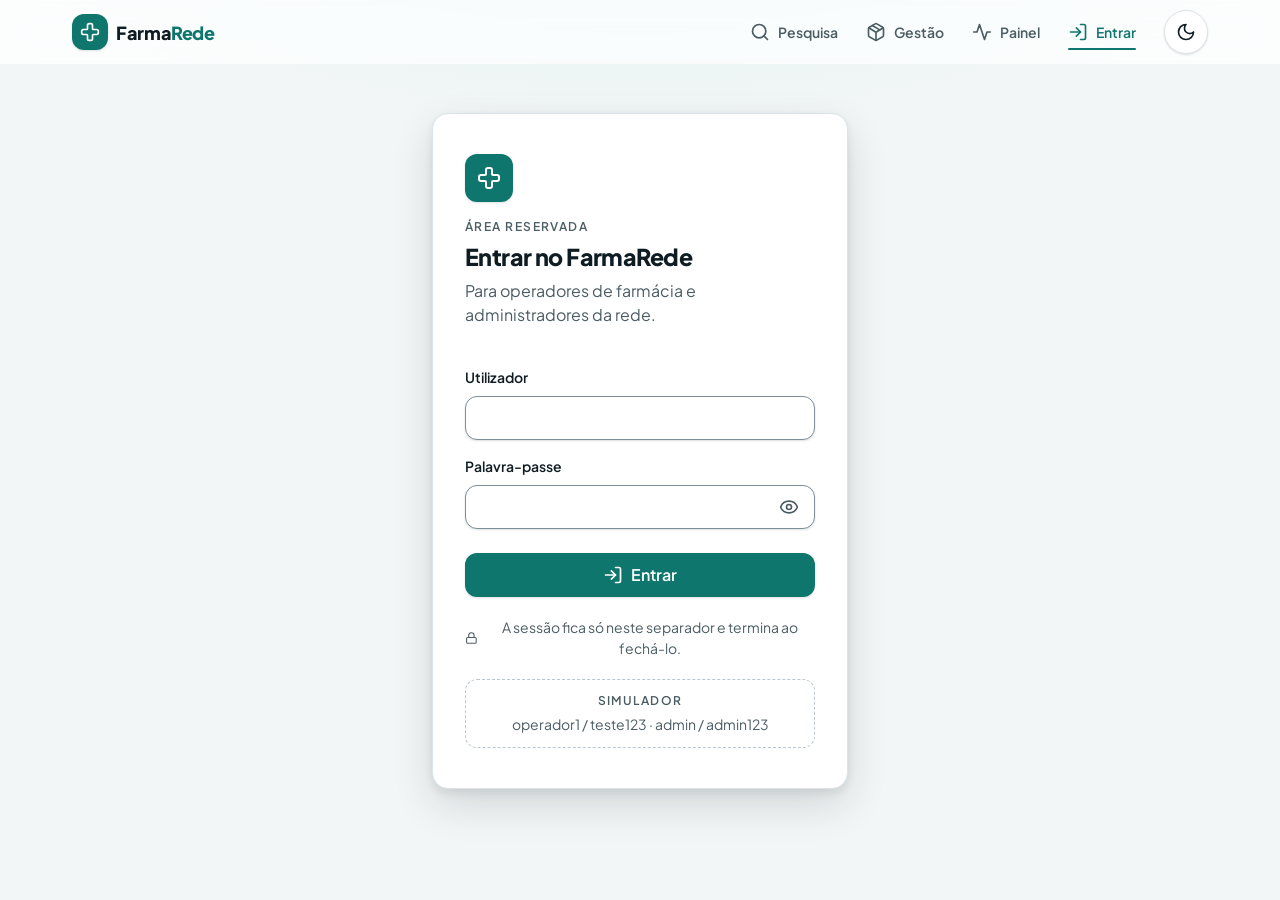
<file: frontend/login.html>
<!doctype html>
<html lang="pt">
  <head>
    <meta charset="utf-8" />
    <meta name="viewport" content="width=device-width, initial-scale=1" />
    <meta name="description" content="Entrada para operadores de farmácia e administradores do FarmaRede." />
    <meta name="theme-color" content="#f3f6f7" media="(prefers-color-scheme: light)" />
    <meta name="theme-color" content="#0b1316" media="(prefers-color-scheme: dark)" />
    <title>Entrar · FarmaRede</title>

    <!-- Aplica o tema antes de a página aparecer, para não «piscar» em branco no modo escuro. -->
    <script>
      {
        let tema = null;
        try {
          tema = localStorage.getItem('farmarede-tema');
        } catch {}
        if (!tema) tema = matchMedia('(prefers-color-scheme: dark)').matches ? 'escuro' : 'claro';
        document.documentElement.dataset.tema = tema;
      }
      // Transições entre páginas: uma transição interrompida não é um erro, e as redirecções
      // automáticas (ex.: sem sessão → login) mudam de página sem transição.
      for (const momento of ['pageswap', 'pagereveal']) {
        addEventListener(momento, (evento) => {
          let semTransicao = false;
          try {
            semTransicao = sessionStorage.getItem('farmarede-sem-transicao') === '1';
            // O aviso só vale para uma mudança de página: a página nova apaga-o sempre.
            if (momento === 'pagereveal') sessionStorage.removeItem('farmarede-sem-transicao');
          } catch {}
          const transicao = evento.viewTransition;
          if (!transicao) return;
          for (const promessa of [transicao.ready, transicao.finished, transicao.updateCallbackDone]) {
            promessa?.catch(() => {});
          }
          if (semTransicao) transicao.skipTransition();
        });
      }
    </script>

    <link rel="icon" href="favicon.svg" type="image/svg+xml" />
    <!-- A fonte é pedida já, em paralelo com o CSS (ver css/base/tipografia.css). -->
    <link rel="preload" href="fonts/plus-jakarta-sans-latin.woff2" as="font" type="font/woff2" crossorigin />
    <link rel="stylesheet" href="css/main.css" />
    <link rel="stylesheet" href="css/paginas/login.css" />
    <script type="module" src="js/paginas/login.js"></script>
  </head>

  <body>
    <a class="saltar" href="#conteudo">Saltar para o conteúdo</a>
    <!-- A marca aparece logo, sem esperar pelo JS; navegacao.js troca este bloco pelo cabeçalho completo. -->
    <div id="navegacao" class="cabecalho-lugar">
      <div class="contentor cabecalho__interior">
        <a class="marca" href="index.html" aria-label="FarmaRede — página inicial">
          <span class="marca__simbolo">
            <svg class="icone" viewBox="0 0 24 24" width="20" height="20" fill="none" stroke="currentColor" stroke-width="2" stroke-linecap="round" stroke-linejoin="round" aria-hidden="true" focusable="false"><path d="M4 9a2 2 0 0 0-2 2v2a2 2 0 0 0 2 2h4a1 1 0 0 1 1 1v4a2 2 0 0 0 2 2h2a2 2 0 0 0 2-2v-4a1 1 0 0 1 1-1h4a2 2 0 0 0 2-2v-2a2 2 0 0 0-2-2h-4a1 1 0 0 1-1-1V4a2 2 0 0 0-2-2h-2a2 2 0 0 0-2 2v4a1 1 0 0 1-1 1z"/></svg>
          </span>
          <span>Farma<span class="marca__realce">Rede</span></span>
        </a>
      </div>
    </div>

    <main id="conteudo" class="contentor login anim-entrar">
      <section class="cartao login__cartao" id="cartao-login" aria-labelledby="titulo-login">
        <div class="login__cabecalho">
          <span class="marca__simbolo login__simbolo"><span data-icone="cruz" data-tamanho="24"></span></span>
          <p class="sobretitulo">Área reservada</p>
          <h1 class="login__titulo" id="titulo-login">Entrar no FarmaRede</h1>
          <p class="texto-suave">Para operadores de farmácia e administradores da rede.</p>
        </div>

        <div id="zona-avisos" aria-live="polite"></div>

        <form class="login__formulario" id="formulario-login" novalidate>
          <div class="campo">
            <label class="campo__rotulo" for="utilizador">Utilizador</label>
            <input
              class="campo__entrada"
              id="utilizador"
              name="utilizador"
              type="text"
              autocomplete="username"
              autocapitalize="none"
              spellcheck="false"
              required
            />
          </div>

          <div class="campo">
            <label class="campo__rotulo" for="palavra-passe">Palavra-passe</label>
            <div class="campo__grupo">
              <input
                class="campo__entrada"
                id="palavra-passe"
                name="palavraPasse"
                type="password"
                autocomplete="current-password"
                required
              />
              <button
                type="button"
                class="campo__botao-interno"
                id="mostrar-palavra"
                aria-label="Mostrar palavra-passe"
                aria-pressed="false"
                aria-controls="palavra-passe"
              >
                <span data-icone="olho"></span>
              </button>
            </div>
          </div>

          <button type="submit" class="botao botao--bloco" id="botao-entrar">
            <span data-icone="entrar"></span>Entrar
          </button>
        </form>

        <p class="login__nota">
          <span data-icone="cadeado" data-tamanho="14"></span>
          A sessão fica só neste separador e termina ao fechá-lo.
        </p>

        <!-- Só com o simulador ligado (o login.js mostra-a). -->
        <p class="login__teste" id="nota-simulador" hidden>
          <span class="sobretitulo">Simulador</span>
          <span>operador1 / teste123 · admin / admin123</span>
        </p>
      </section>
    </main>

    <div class="notificacoes" id="notificacoes" role="status" aria-live="polite"></div>
  </body>
</html>
</file>
<file: frontend/css/main.css>
/*
 * main.css — ponto de entrada do CSS.
 * Declara a ordem das camadas de cascata e importa cada ficheiro para a sua camada.
 * Uma regra numa camada mais à direita ganha sempre a uma camada à esquerda,
 * seja qual for a especificidade do selector. Assim a ordem nunca depende da sorte.
 */
@layer reset, tokens, base, layout, componentes, paginas, utilitarios;

@import url('base/reset.css') layer(reset);
@import url('base/tokens.css') layer(tokens);
@import url('base/tipografia.css') layer(base);

@import url('layout/estrutura.css') layer(layout);
@import url('layout/navegacao.css') layer(layout);

@import url('componentes/botao.css') layer(componentes);
@import url('componentes/campo.css') layer(componentes);
@import url('componentes/cartao.css') layer(componentes);
@import url('componentes/etiqueta.css') layer(componentes);
@import url('componentes/aviso.css') layer(componentes);
@import url('componentes/tabela.css') layer(componentes);
@import url('componentes/esqueleto.css') layer(componentes);
@import url('componentes/modal.css') layer(componentes);

/*
 * Os CSS das páginas (css/paginas/*.css) NÃO são importados aqui: cada HTML liga só o seu,
 * logo a seguir a este ficheiro. Assim nenhuma página descarrega o CSS das outras.
 * Cada um desses ficheiros põe as suas regras dentro de «@layer paginas { … }».
 */

@import url('utilitarios/animacoes.css') layer(utilitarios);

/*
 * Transições suaves entre páginas (View Transitions API).
 * Fica fora das camadas por ser uma regra global do documento.
 * Os navegadores que não a conhecem ignoram-na e mudam de página normalmente.
 */
@view-transition {
  navigation: auto;
}
</file>
<file: frontend/css/paginas/pesquisa.css>
/*
 * pesquisa.css — camada «paginas».
 * Zona de destaque da página inicial (título, campo grande, atalhos)
 * e a zona de resultados por baixo.
 */
/* Tudo na camada «paginas» (a ordem das camadas está declarada em main.css). */
@layer paginas {

.destaque {
  display: flex;
  flex-direction: column;
  align-items: center;
  gap: var(--espaco-4);
  padding-top: var(--espaco-6);
  text-align: center;
}

/* A rede das três farmácias (A — B — C) como assinatura por cima do título. */
.destaque__rede {
  display: inline-flex;
  align-items: center;
  gap: var(--espaco-2);
  max-width: 100%;
  padding: var(--espaco-1) var(--espaco-4) var(--espaco-1) var(--espaco-1);
  border: var(--borda-fina) solid var(--cor-borda);
  border-radius: var(--raio-total);
  background: var(--cor-superficie);
  box-shadow: var(--sombra-1);
}

/* Telemóvel estreito: letras menos espaçadas; se mesmo assim não couber, passa de linha. */
.destaque__rede .sobretitulo {
  min-width: 0;
  letter-spacing: 0.06em;
  text-align: left;
}

.destaque__rede .rota__no {
  width: var(--espaco-6);
  height: var(--espaco-6);
  border-color: var(--cor-primaria);
  color: var(--cor-primaria);
  background: var(--cor-primaria-suave);
}

.destaque__rede .rota__ligacao {
  width: var(--espaco-2);
  border-top-style: solid;
  border-top-color: var(--cor-primaria);
}

.destaque__titulo {
  font-size: var(--texto-destaque);
  font-weight: var(--peso-extra);
  letter-spacing: -0.035em;
  max-width: 16ch;
}

.destaque__subtitulo {
  max-width: var(--largura-texto);
  font-size: var(--texto-medio);
  color: var(--cor-texto-suave);
}

.destaque__pesquisa {
  width: 100%;
  max-width: 44rem;
  margin-top: var(--espaco-2);
}

.destaque__atalhos {
  display: flex;
  flex-wrap: wrap;
  justify-content: center;
  align-items: center;
  gap: var(--espaco-2);
}

.destaque__atalhos-rotulo {
  margin-right: var(--espaco-1);
}

/* ---------- Resultados ---------- */
.resultados {
  display: flex;
  flex-direction: column;
  gap: var(--espaco-4);
}

/* O que o JS desenha lá dentro (cabeçalho, cartões, resumo) fica espaçado por igual. */
.resultados__lista {
  display: flex;
  flex-direction: column;
  gap: var(--espaco-4);
}

.resultados__cabecalho {
  display: flex;
  flex-wrap: wrap;
  align-items: flex-end;
  justify-content: space-between;
  gap: var(--espaco-2) var(--espaco-4);
}

.resultados__titulo {
  margin-top: var(--espaco-1);
  font-size: var(--texto-grande);
}

.resultados__detalhe {
  font-weight: var(--peso-medio);
  color: var(--cor-texto-suave);
}

/* «Disponível em 2 de 3 farmácias»: o número em destaque. */
.resultados__contagem {
  font-size: var(--texto-pequeno);
  color: var(--cor-texto-suave);
}

.resultados__contagem strong {
  font-size: var(--texto-medio);
  color: var(--cor-texto);
  font-variant-numeric: tabular-nums;
}

.resultados__resumo .icone {
  color: var(--cor-primaria);
}

.resultados__separador {
  color: var(--cor-borda-forte);
}

.resultados__resumo {
  display: flex;
  flex-wrap: wrap;
  align-items: center;
  gap: var(--espaco-2);
  font-size: var(--texto-pequeno);
  color: var(--cor-texto-suave);
}

@media (min-width: 400px) {
  .destaque__rede {
    gap: var(--espaco-3);
  }

  .destaque__rede .sobretitulo {
    letter-spacing: 0.12em;
    white-space: nowrap;
  }

  .destaque__rede .rota__ligacao {
    width: var(--espaco-3);
  }
}

@media (min-width: 768px) {
  .destaque {
    padding-top: var(--espaco-12);
    gap: var(--espaco-5);
  }
}

/* Zonas ainda vazias (ex.: sem avisos) não ocupam espaço nem criam intervalos. */
.resultados > :empty {
  display: none;
}

} /* fim de @layer paginas */
</file>
<file: frontend/css/paginas/gestao.css>
/*
 * gestao.css — camada «paginas».
 * Cabeçalho da gestão de stock (farmácia, nó líder, tempo de sessão).
 * A tabela usa o componente .tabela (que vira lista no telemóvel).
 */
/* Tudo na camada «paginas» (a ordem das camadas está declarada em main.css). */
@layer paginas {

.gestao__cabecalho {
  display: flex;
  flex-direction: column;
  gap: var(--espaco-3);
}

.gestao__titulo {
  display: flex;
  align-items: center;
  gap: var(--espaco-3);
}

.gestao__meta {
  display: flex;
  flex-wrap: wrap;
  align-items: center;
  gap: var(--espaco-2);
}

.gestao__meta .esqueleto--etiqueta {
  width: 8rem;
}

/* Selector de farmácia do administrador. */
.gestao__escolha {
  min-width: 12rem;
}

/* Campo − número + dentro da linha, com o erro por baixo. */
.campo-quantidade {
  display: inline-flex;
  flex-direction: column;
  align-items: flex-end;
  gap: var(--espaco-2);
}

.campo-quantidade .campo__erro {
  max-width: 20rem;
  text-align: left;
}

/* Quantidade 0 em vermelho: o mesmo significado de «Sem stock» na pesquisa. */
.tabela__quantidade--zero {
  color: var(--cor-erro);
}

/* No telemóvel, a linha em edição dá a largura toda ao campo da quantidade. */
@media (max-width: 767.98px) {
  .tabela__linha--a-editar td.tabela__numero {
    grid-column: 1 / -1;
  }

  .campo-quantidade {
    display: flex;
    align-items: stretch;
  }

  .campo-quantidade .passos {
    justify-content: space-between;
  }

  .campo-quantidade .passos__entrada {
    flex: 1;
  }
}

@media (min-width: 768px) {
  .gestao__cabecalho {
    flex-direction: row;
    align-items: flex-end;
    justify-content: space-between;
  }
}

} /* fim de @layer paginas */
</file>
<file: frontend/css/paginas/guia.css>
/*
 * guia.css — camada «paginas».
 * Estilos que só o guia de estilo (guia.html) usa: amostras de cor,
 * índice das secções e molduras à volta de cada exemplo.
 * Não é carregado por nenhuma outra lógica; é só para desenvolvimento.
 */
/* Tudo na camada «paginas» (a ordem das camadas está declarada em main.css). */
@layer paginas {

.guia__topo {
  display: flex;
  flex-direction: column;
  gap: var(--espaco-3);
}

.guia__indice {
  display: flex;
  flex-wrap: wrap;
  gap: var(--espaco-2);
}

.guia__seccao {
  scroll-margin-top: calc(var(--altura-cabecalho) + var(--espaco-4));
}

.guia__seccao > h2 {
  padding-bottom: var(--espaco-2);
  border-bottom: var(--borda-fina) solid var(--cor-borda);
}

.guia__nota {
  font-size: var(--texto-pequeno);
  color: var(--cor-texto-suave);
}

/* Moldura de um exemplo, com um título pequeno por cima. */
.guia__amostra {
  display: flex;
  flex-direction: column;
  gap: var(--espaco-3);
  min-width: 0;
}

.guia__legenda {
  font-size: var(--texto-pequeno);
  font-weight: var(--peso-forte);
  color: var(--cor-texto-suave);
  text-transform: uppercase;
  letter-spacing: 0.06em;
}

/* ---------- Amostras de cor ---------- */
.guia__cores {
  display: grid;
  gap: var(--espaco-3);
  grid-template-columns: repeat(auto-fill, minmax(min(100%, 9.5rem), 1fr));
}

.guia__cor {
  display: flex;
  flex-direction: column;
  overflow: hidden;
  border: var(--borda-fina) solid var(--cor-borda);
  border-radius: var(--raio-medio);
  background: var(--cor-superficie);
}

.guia__cor-amostra {
  height: var(--espaco-12);
  background: var(--amostra);
  border-bottom: var(--borda-fina) solid var(--cor-borda);
}

.guia__cor-nome {
  padding: var(--espaco-2) var(--espaco-3);
  font-size: var(--texto-pequeno);
  font-family: ui-monospace, 'Cascadia Code', 'SF Mono', Consolas, monospace;
  overflow-wrap: anywhere;
}

/* ---------- Tipografia ---------- */
.guia__tipos {
  display: flex;
  flex-direction: column;
  gap: var(--espaco-4);
}

/* Mostra o tamanho do título principal sem criar um segundo <h1> na página. */
.guia__titulo-amostra {
  font-size: var(--texto-titulo);
  font-weight: var(--peso-extra);
  line-height: var(--altura-linha-apertada);
  letter-spacing: -0.025em;
}

/* ---------- Grelha de cartões de nó: sempre 1 → 3 colunas ---------- */
.guia__nos {
  display: grid;
  gap: var(--espaco-4);
  grid-template-columns: 1fr;
}

@media (min-width: 768px) {
  .guia__nos {
    grid-template-columns: repeat(3, minmax(0, 1fr));
  }
}

} /* fim de @layer paginas */
</file>
<file: frontend/css/paginas/login.css>
/*
 * login.css — camada «paginas».
 * Cartão de entrada centrado no ecrã.
 */
/* Tudo na camada «paginas» (a ordem das camadas está declarada em main.css). */
@layer paginas {

.login {
  display: grid;
  place-items: center;
  min-height: calc(100dvh - var(--altura-cabecalho) - var(--altura-barra-inferior));
  padding-block: var(--espaco-8);
}

.login__cartao {
  width: 100%;
  max-width: 26rem;
  gap: var(--espaco-5);
  padding: var(--espaco-8) var(--espaco-6);
  box-shadow:
    inset 0 var(--borda-fina) 0 var(--cor-reflexo),
    var(--sombra-3);
}

.login__cabecalho {
  display: flex;
  flex-direction: column;
  gap: var(--espaco-2);
}

.login__simbolo {
  width: var(--espaco-12);
  height: var(--espaco-12);
  margin-bottom: var(--espaco-2);
}

.login__titulo {
  font-size: var(--texto-grande);
}

.login__formulario {
  display: flex;
  flex-direction: column;
  gap: var(--espaco-4);
}

.login__formulario .botao {
  margin-top: var(--espaco-2);
}

.login__nota {
  display: flex;
  align-items: center;
  justify-content: center;
  gap: var(--espaco-2);
  font-size: var(--texto-pequeno);
  color: var(--cor-texto-suave);
  text-align: center;
}

/* Contas de teste do simulador, numa caixa tracejada para não parecer parte do produto. */
.login__teste {
  display: flex;
  flex-direction: column;
  align-items: center;
  gap: var(--espaco-1);
  padding: var(--espaco-3);
  border: var(--borda-fina) dashed var(--cor-borda-forte);
  border-radius: var(--raio-medio);
  font-size: var(--texto-pequeno);
  color: var(--cor-texto-suave);
  text-align: center;
}

@media (min-width: 768px) {
  .login {
    min-height: calc(100dvh - var(--altura-cabecalho) - var(--espaco-16));
  }

  .login__cartao {
    padding: var(--espaco-10) var(--espaco-8);
  }
}

} /* fim de @layer paginas */
</file>
